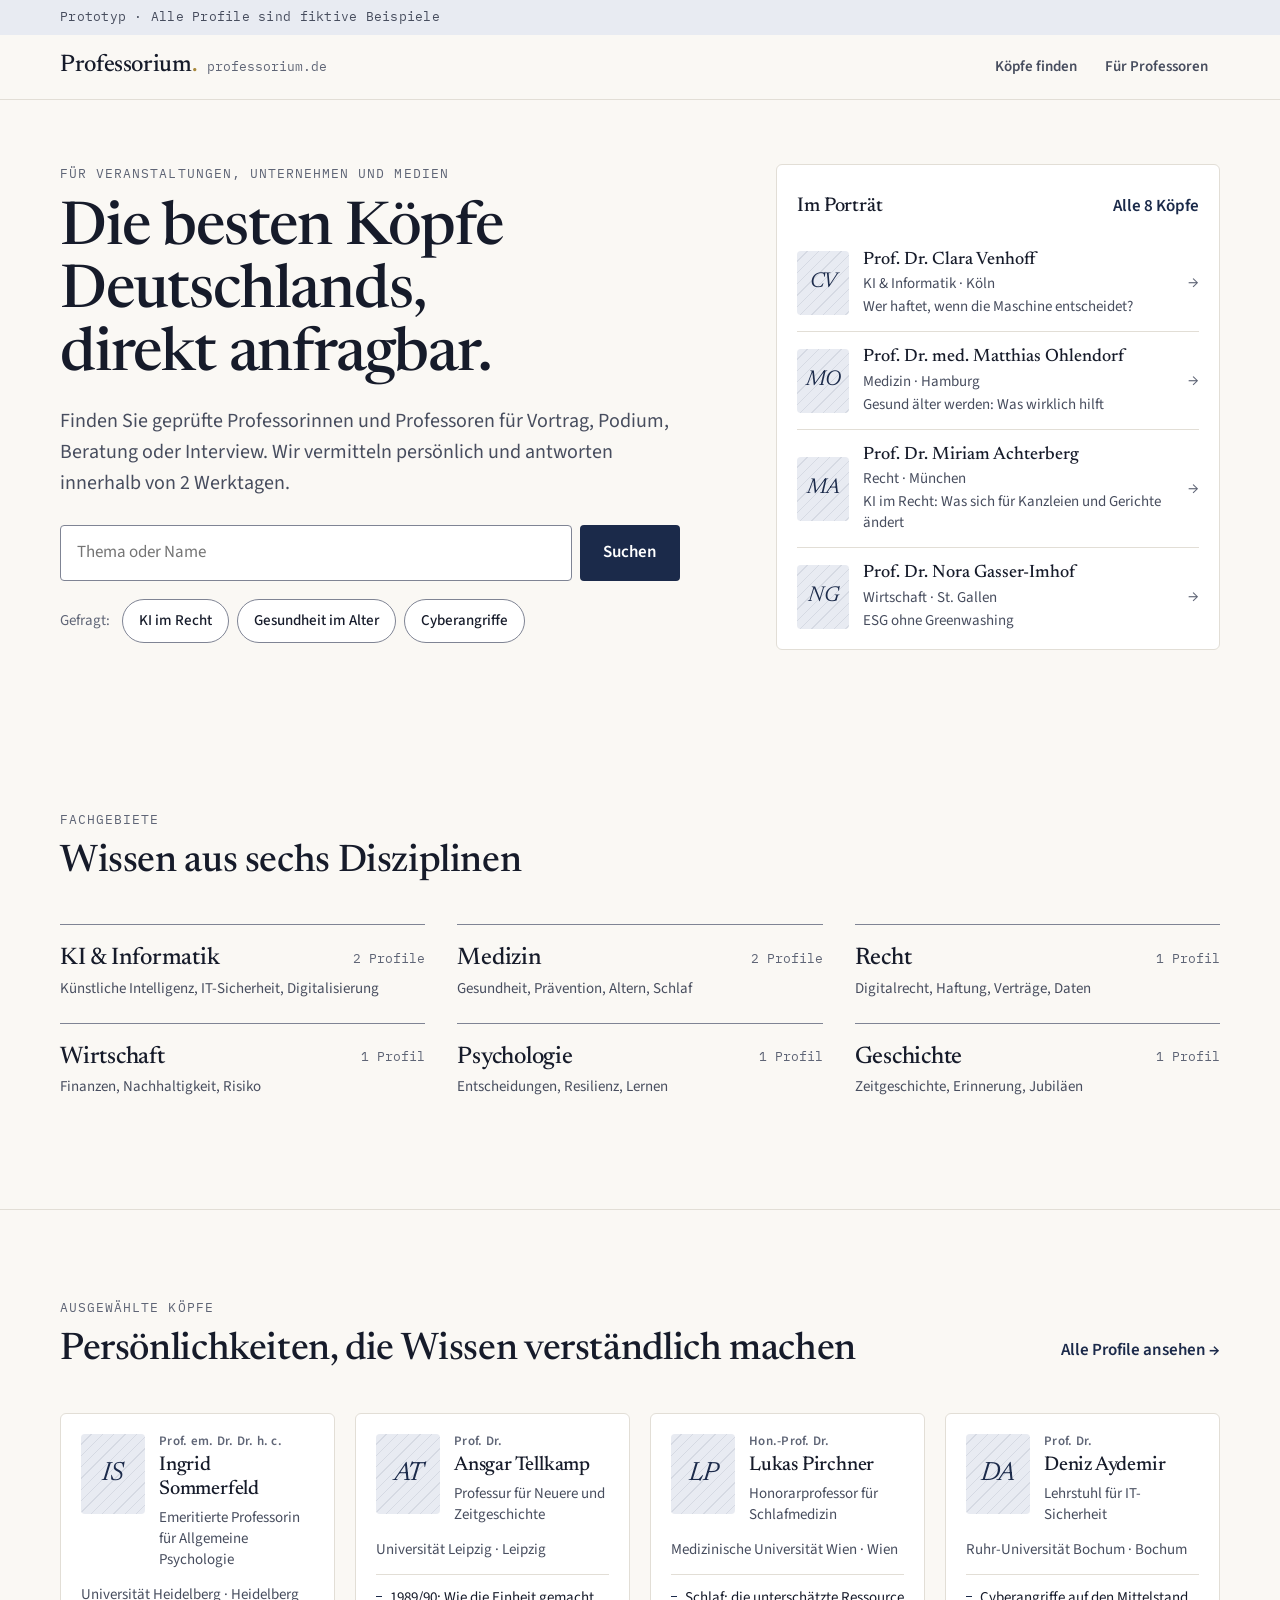
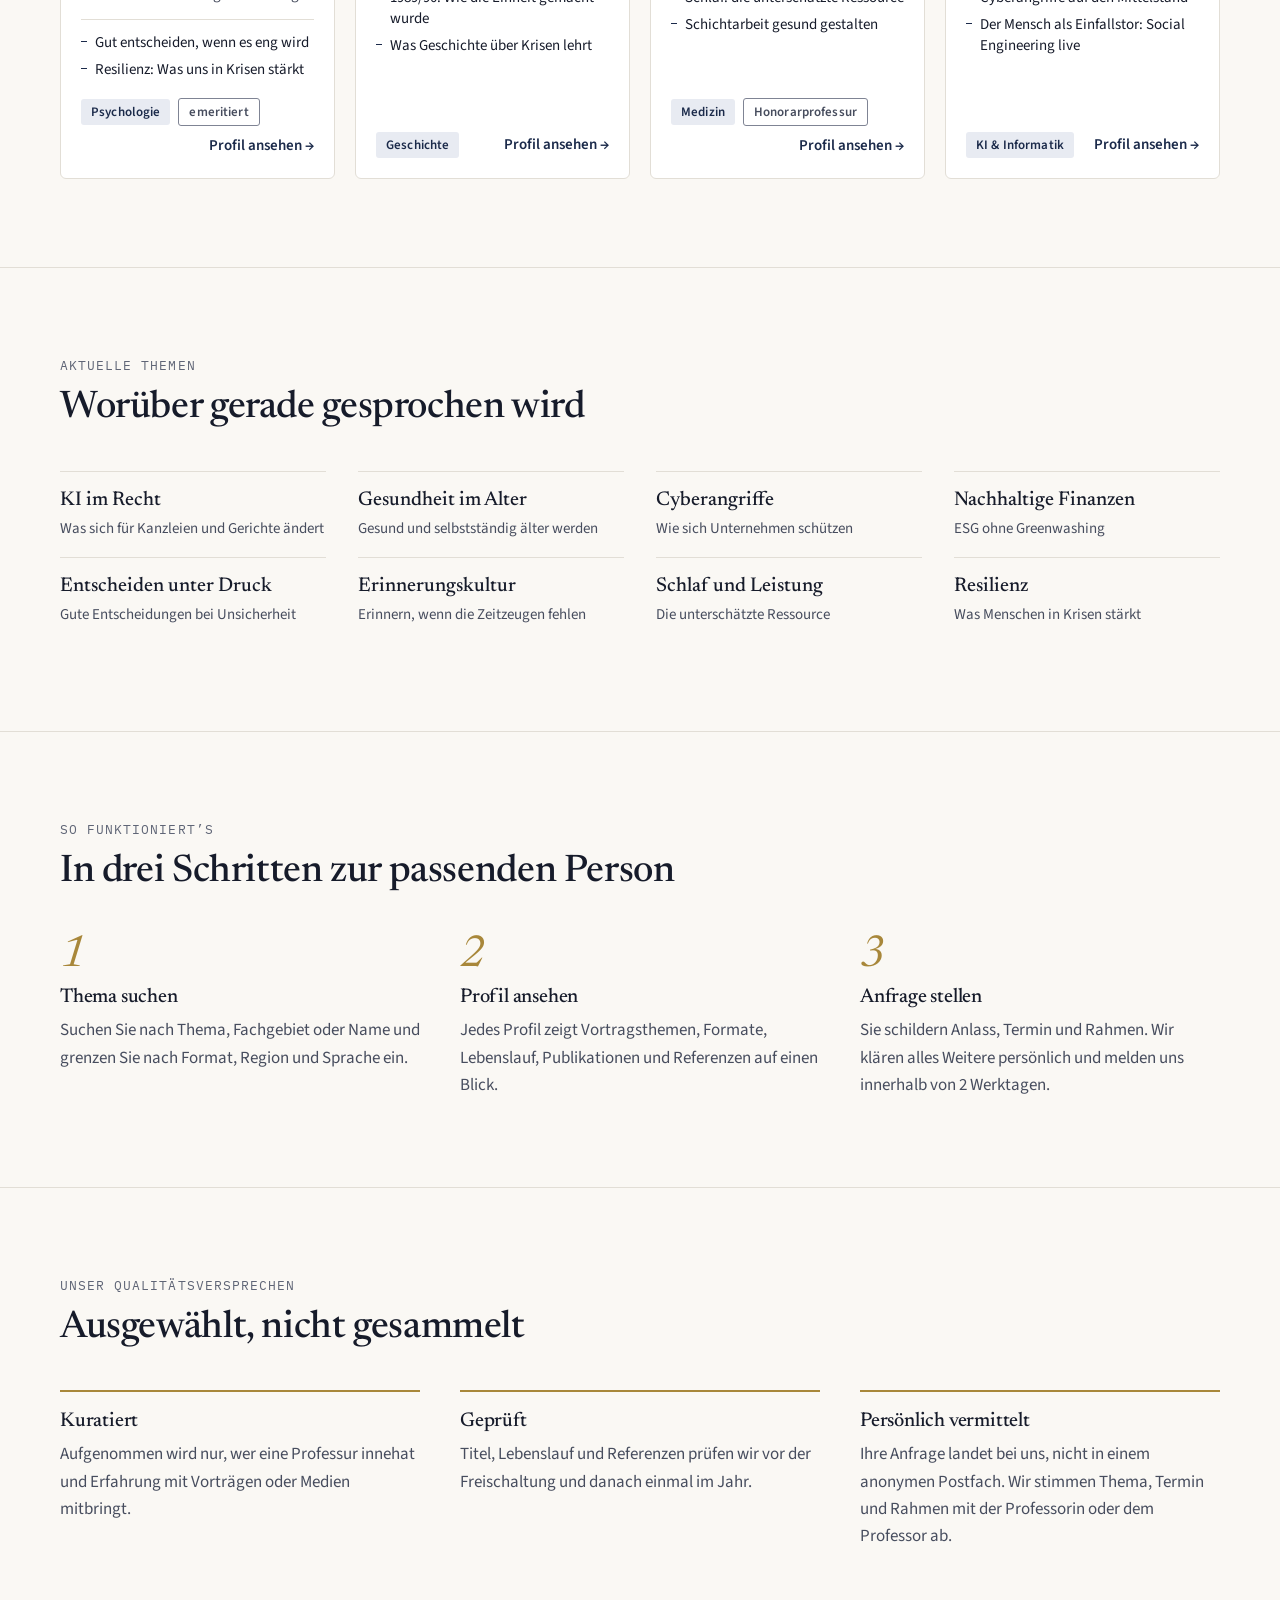
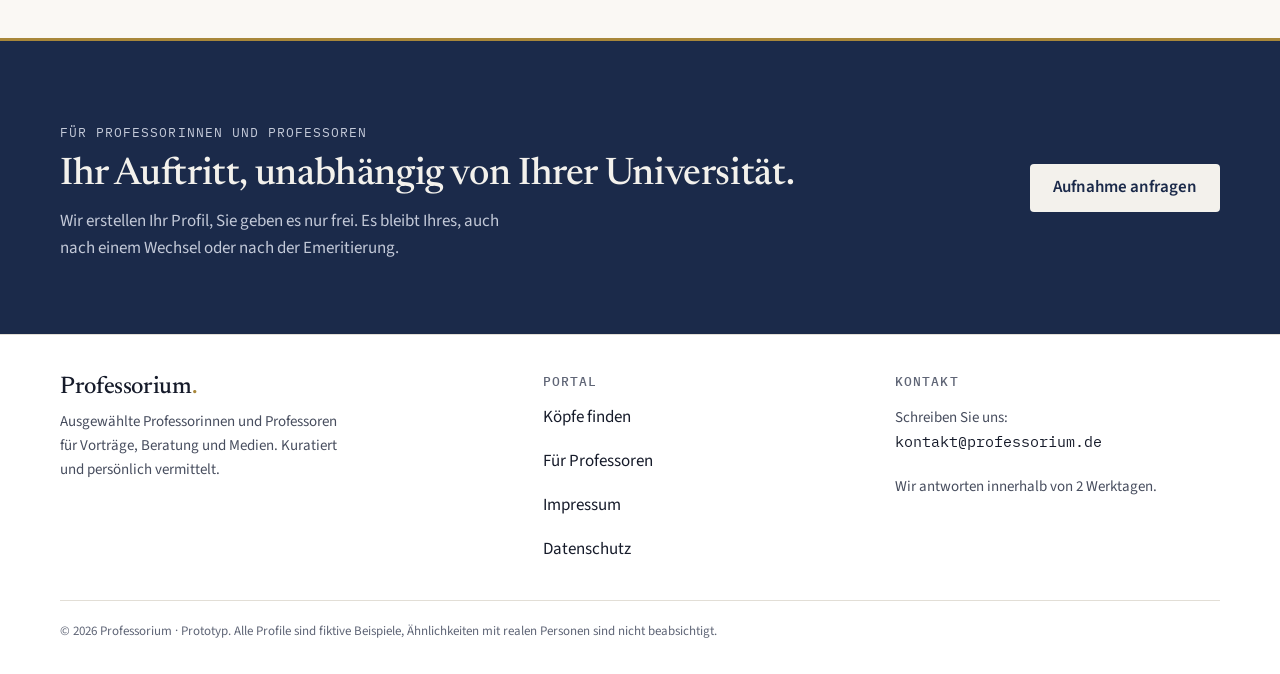
<file: index.html>
<!doctype html>
<html lang="de">
<head>
  <meta charset="utf-8">
  <meta name="viewport" content="width=device-width, initial-scale=1, viewport-fit=cover">
  <title>Professorium</title>
  <meta name="description" content="Kuratiertes Portal für Professorinnen und Professoren: Vorträge, Beratung und Medienanfragen.">
  <link rel="preconnect" href="https://fonts.googleapis.com">
  <link rel="preconnect" href="https://fonts.gstatic.com" crossorigin>
  <link rel="stylesheet" href="https://fonts.googleapis.com/css2?family=IBM+Plex+Mono:wght@400;500&family=Newsreader:ital,opsz,wght@0,6..72,400;0,6..72,500;1,6..72,400;1,6..72,500&family=Source+Sans+3:wght@400;500;600;700&display=swap">
  <link rel="stylesheet" href="assets/styles.css">
</head>
<body>
  <div id="app"></div>
  <noscript><p style="padding:24px">Bitte aktivieren Sie JavaScript, um den Prototyp anzusehen.</p></noscript>
  <script src="assets/config.js"></script>
  <script src="assets/profiles.js"></script>
  <script src="assets/app.js"></script>
</body>
</html>
</file>
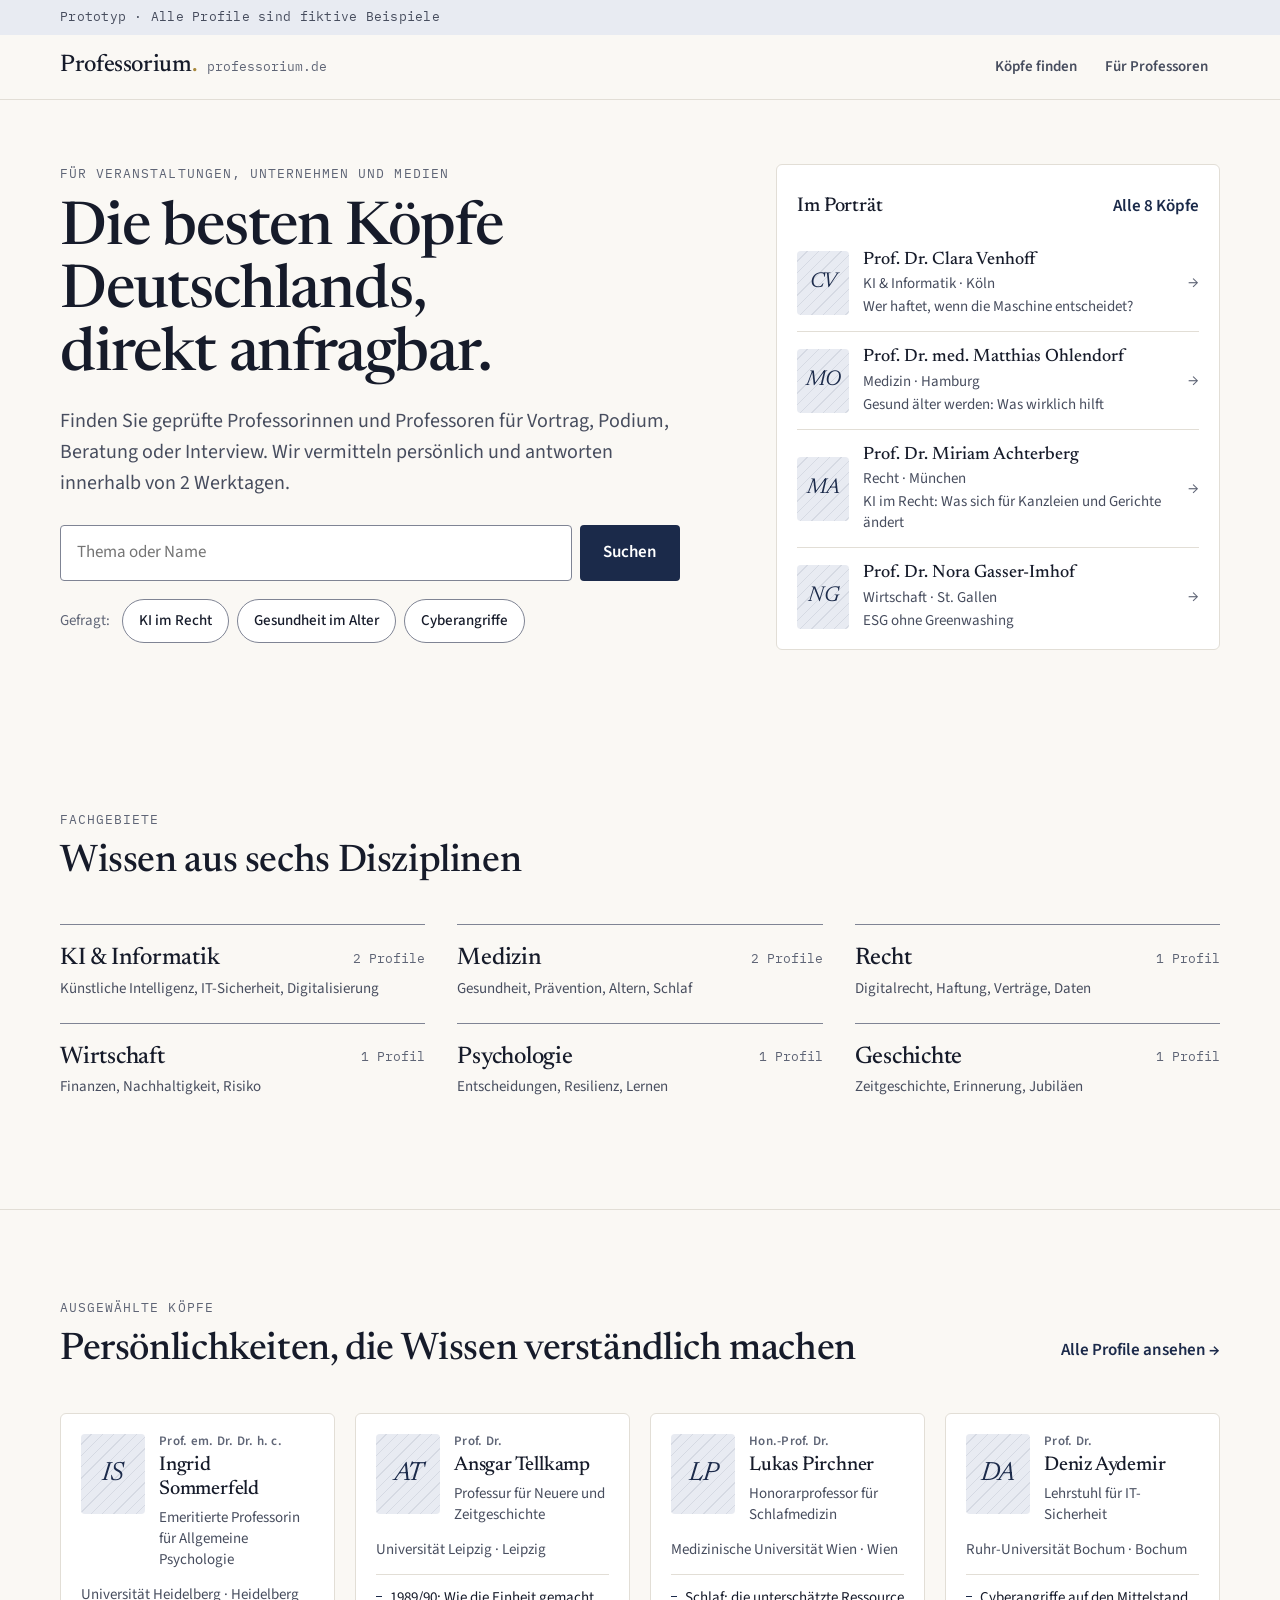
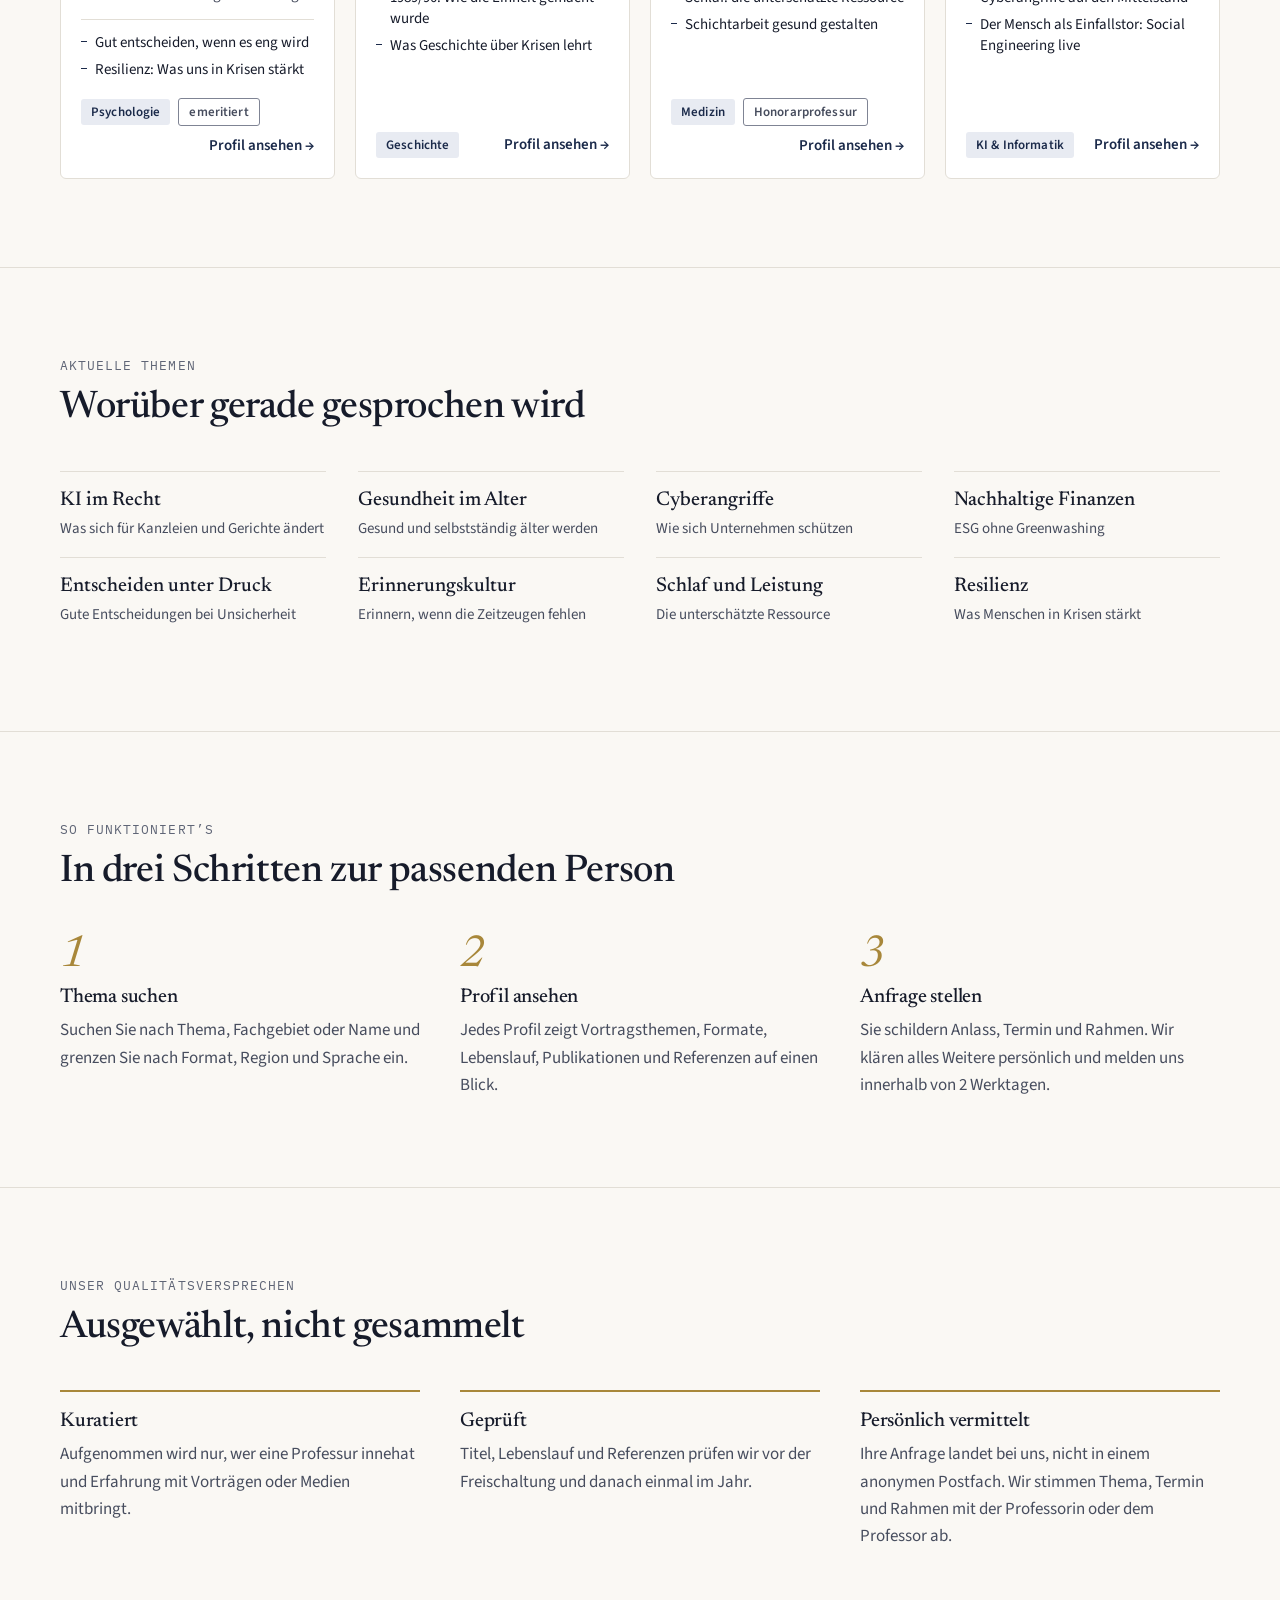
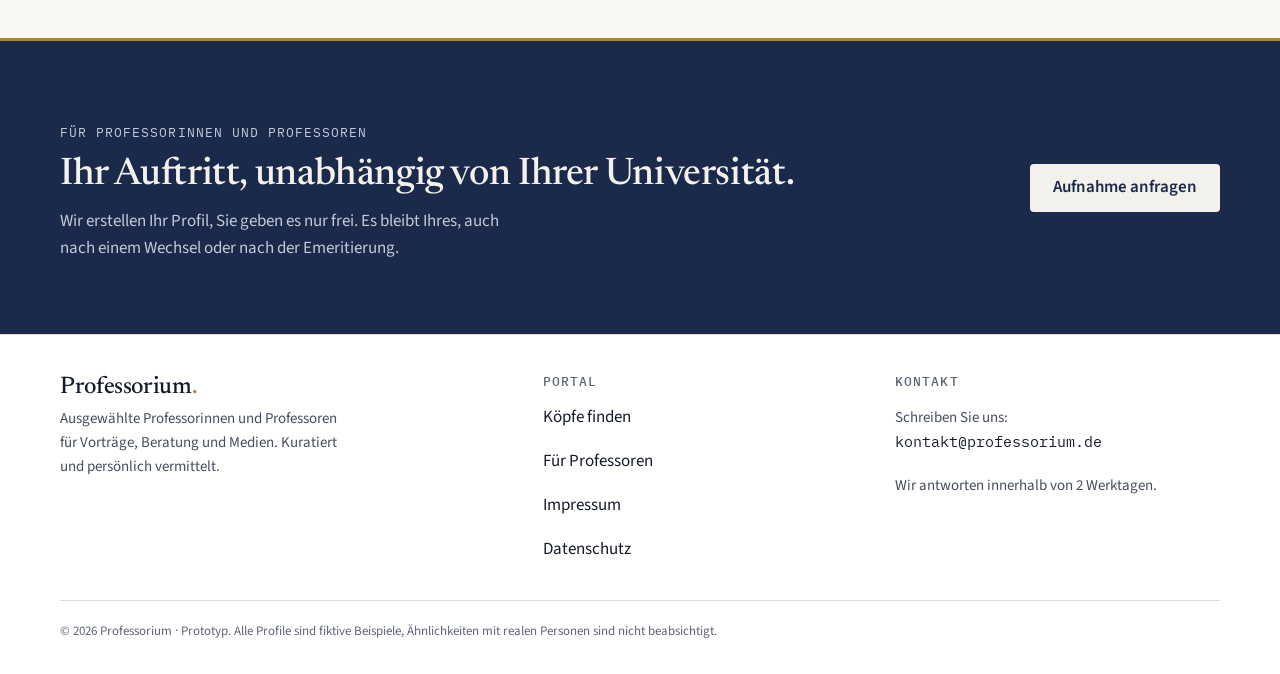
<file: artifact.html>
<title>Professorium</title>
<meta name="claude:viewport-fit-sides" content="cover">
<!-- Variante von index.html für die Veröffentlichung als Artifact-Link (ohne eigenes <html>/<head>/<body>). -->
<link rel="stylesheet" href="https://fonts.googleapis.com/css2?family=IBM+Plex+Mono:wght@400;500&family=Newsreader:ital,opsz,wght@0,6..72,400;0,6..72,500;1,6..72,400;1,6..72,500&family=Source+Sans+3:wght@400;500;600;700&display=swap">
<link rel="stylesheet" href="assets/styles.css">
<div id="app" lang="de"></div>
<script src="assets/config.js"></script>
<script src="assets/profiles.js"></script>
<script src="assets/app.js"></script>
</file>
<file: assets/styles.css>
/*
 * Professorium – Gestaltung
 * Layoutidee: eine ruhige Visitenkarte. Eine Satzspalte von max. 1160 px,
 * Profile als zweispaltige Karte mit fester Randspalte für Eckdaten.
 * Alle Farben und Schriften sind hier als Variablen definiert.
 */

:root {
  /* Farben (hell): Tinte & Messing */
  --paper: #faf8f4;
  --surface: #ffffff;
  --ink: #161b2a;
  --ink-soft: #474d5e;
  --ink-faint: #5f6576;
  --line: #e2ded6;
  --line-strong: #7f8494;
  --accent: #1b2a4a;
  --accent-hover: #0f1a33;
  --accent-soft: #e8ebf2;
  --on-accent: #ffffff;
  --brass: #a8873a;
  --brass-soft: #f1e9d6;
  --band: #1b2a4a;
  --on-band: #f3f1ec;
  --on-band-soft: #c3c9d8;
  --video-bg: #1b2238;
  --video-ink: #f3f1ec;
  --error: #a3261b;
  --error-soft: #fbeae8;

  /* Tönung der Porträtfotos (in beiden Modi gleich) */
  --photo-tone: #1b2a4a;

  /* Schriften */
  --font-display: "Newsreader", "Iowan Old Style", "Palatino Linotype", Palatino, Georgia, serif;
  --font-body: "Source Sans 3", "Segoe UI", -apple-system, BlinkMacSystemFont, Roboto, "Helvetica Neue", Arial, sans-serif;
  --font-mono: "IBM Plex Mono", ui-monospace, "SFMono-Regular", Menlo, Consolas, monospace;

  /* Schriftgrößen */
  --fs-xs: 0.8125rem;
  --fs-sm: 0.9375rem;
  --fs-base: 1.0625rem;
  --fs-md: 1.25rem;
  --fs-lg: 1.5rem;
  --fs-xl: clamp(1.75rem, 1.35rem + 1.6vw, 2.375rem);
  --fs-hero: clamp(2.375rem, 1.6rem + 3.2vw, 3.75rem);

  /* Maße */
  --maxw: 1160px;
  --radius: 6px;
  --gutter: clamp(16px, 4vw, 40px);
}

@media (prefers-color-scheme: dark) {
  :root:not([data-theme="light"]) {
    --paper: #0f131d;
    --surface: #161b28;
    --ink: #e9e7e1;
    --ink-soft: #b9bcc6;
    --ink-faint: #9a9eab;
    --line: #262c3b;
    --line-strong: #687083;
    --accent: #aebfe3;
    --accent-hover: #c8d4ee;
    --accent-soft: #1d2538;
    --on-accent: #0f131d;
    --brass: #c9a85e;
    --brass-soft: #2c2717;
    --band: #1b2440;
    --on-band: #eceae4;
    --on-band-soft: #bcc3d6;
    --video-bg: #0a0d15;
    --video-ink: #eceae4;
    --error: #f2998e;
    --error-soft: #3a1e1b;
    color-scheme: dark;
  }
}
:root[data-theme="dark"] {
  --paper: #0f131d;
  --surface: #161b28;
  --ink: #e9e7e1;
  --ink-soft: #b9bcc6;
  --ink-faint: #9a9eab;
  --line: #262c3b;
  --line-strong: #687083;
  --accent: #aebfe3;
  --accent-hover: #c8d4ee;
  --accent-soft: #1d2538;
  --on-accent: #0f131d;
  --brass: #c9a85e;
  --brass-soft: #2c2717;
  --band: #1b2440;
  --on-band: #eceae4;
  --on-band-soft: #bcc3d6;
  --video-bg: #0a0d15;
  --video-ink: #eceae4;
  --error: #f2998e;
  --error-soft: #3a1e1b;
  color-scheme: dark;
}

/* ---------- Grundlagen ---------- */
html { -webkit-text-size-adjust: 100%; }
*, *::before, *::after { box-sizing: border-box; }
body {
  margin: 0;
  background: var(--paper);
  color: var(--ink);
  font-family: var(--font-body);
  font-size: var(--fs-base);
  line-height: 1.6;
  -webkit-font-smoothing: antialiased;
  text-rendering: optimizeLegibility;
}
body.has-mobilebar { padding-bottom: calc(84px + env(safe-area-inset-bottom, 0px)); }
@media (min-width: 900px) { body.has-mobilebar { padding-bottom: 0; } }

h1, h2, h3, h4 {
  font-family: var(--font-display);
  font-weight: 500;
  line-height: 1.15;
  letter-spacing: -0.01em;
  margin: 0;
  text-wrap: balance;
}
p { margin: 0; }
ul, ol { margin: 0; padding: 0; }
a { color: var(--accent); text-decoration-thickness: 1px; text-underline-offset: 3px; }
a:hover { color: var(--accent-hover); }
img { max-width: 100%; }
button, input, select, textarea { font: inherit; color: inherit; }
[hidden] { display: none !important; }

:focus-visible {
  outline: 3px solid var(--accent);
  outline-offset: 3px;
  border-radius: 2px;
}
[tabindex="-1"]:focus { outline: none; }

.visually-hidden {
  position: absolute !important;
  width: 1px; height: 1px;
  padding: 0; margin: -1px;
  overflow: hidden; clip: rect(0 0 0 0);
  white-space: nowrap; border: 0;
}

.skip-link {
  position: absolute;
  left: max(16px, env(safe-area-inset-left, 0px));
  top: -100px;
  z-index: 100;
  background: var(--accent);
  color: var(--on-accent);
  padding: 12px 18px;
  border-radius: var(--radius);
  font-weight: 600;
  text-decoration: none;
}
.skip-link:focus { top: calc(12px + env(safe-area-inset-top, 0px)); color: var(--on-accent); }

.wrap {
  width: 100%;
  max-width: calc(var(--maxw) + 2 * var(--gutter));
  margin-inline: auto;
  padding-left: max(var(--gutter), env(safe-area-inset-left, 0px));
  padding-right: max(var(--gutter), env(safe-area-inset-right, 0px));
}

.eyebrow {
  font-family: var(--font-mono);
  font-size: var(--fs-xs);
  letter-spacing: 0.08em;
  text-transform: uppercase;
  color: var(--ink-faint);
}
.muted { color: var(--ink-soft); }
.lead { font-size: var(--fs-md); line-height: 1.55; color: var(--ink-soft); max-width: 62ch; }

/* ---------- Kopf und Hinweisleiste ---------- */
.proto-bar {
  background: var(--accent-soft);
  color: var(--ink-soft);
  font-family: var(--font-mono);
  font-size: var(--fs-xs);
  letter-spacing: 0.02em;
}
.proto-bar .wrap { padding-block: 7px; }

.site-header { border-bottom: 1px solid var(--line); background: var(--paper); }
.site-header .wrap {
  display: flex;
  align-items: center;
  justify-content: space-between;
  gap: 12px 24px;
  flex-wrap: wrap;
  padding-block: 10px;
}
.brand {
  display: inline-flex;
  align-items: baseline;
  gap: 10px;
  color: var(--ink);
  text-decoration: none;
  min-height: 44px;
  align-content: center;
  padding-block: 8px;
}
.brand-name {
  font-family: var(--font-display);
  font-size: 1.5rem;
  font-weight: 500;
  letter-spacing: -0.015em;
  line-height: 1;
}
.brand-dot { color: var(--brass); }
.brand-domain {
  font-family: var(--font-mono);
  font-size: var(--fs-xs);
  color: var(--ink-faint);
}
@media (max-width: 559px) { .brand-domain { display: none; } }

.site-nav ul { display: flex; gap: 4px; list-style: none; }
.site-nav a {
  display: inline-flex;
  align-items: center;
  min-height: 44px;
  padding: 0 12px;
  color: var(--ink-soft);
  text-decoration: none;
  font-weight: 600;
  font-size: var(--fs-sm);
  border-radius: var(--radius);
}
.site-nav a:hover { color: var(--ink); background: var(--accent-soft); }
.site-nav a[aria-current="page"] { color: var(--accent); box-shadow: inset 0 -2px 0 var(--accent); border-radius: 0; }
.nav-short { display: none; }
@media (max-width: 459px) {
  .nav-long { display: none; }
  .nav-short { display: inline; }
  .site-nav a { padding: 0 10px; }
}

/* ---------- Buttons, Chips, Tags ---------- */
.btn {
  display: inline-flex;
  align-items: center;
  justify-content: center;
  gap: 8px;
  min-height: 48px;
  padding: 0 22px;
  border-radius: 4px;
  border: 1px solid transparent;
  font-weight: 600;
  font-size: var(--fs-base);
  line-height: 1.2;
  text-decoration: none;
  cursor: pointer;
  transition: background-color 0.15s ease, color 0.15s ease, border-color 0.15s ease;
}
.btn-primary { background: var(--accent); color: var(--on-accent); }
.btn-primary:hover { background: var(--accent-hover); color: var(--on-accent); }
.btn-secondary { background: transparent; color: var(--ink); border-color: var(--line-strong); }
.btn-secondary:hover { border-color: var(--ink); color: var(--ink); }
.btn-light { background: var(--on-band); color: var(--band); }
.btn-light:hover { background: var(--surface); color: var(--ink); }
.btn-text {
  background: none; border: 0; padding: 0 4px; min-height: 44px;
  color: var(--accent); font-weight: 600; cursor: pointer;
  text-decoration: underline; text-underline-offset: 3px;
}

.chips { display: flex; flex-wrap: wrap; gap: 8px; list-style: none; }
.chip {
  display: inline-flex;
  align-items: center;
  min-height: 44px;
  padding: 0 16px;
  border-radius: 999px;
  border: 1px solid var(--line-strong);
  background: var(--surface);
  color: var(--ink);
  font-size: var(--fs-sm);
  font-weight: 500;
  text-decoration: none;
  cursor: pointer;
}
.chip:hover { border-color: var(--accent); color: var(--accent); }

.tag {
  display: inline-flex;
  align-items: center;
  padding: 3px 10px;
  border-radius: 3px;
  background: var(--accent-soft);
  color: var(--accent);
  font-size: var(--fs-xs);
  font-weight: 600;
  letter-spacing: 0.01em;
  white-space: nowrap;
}
.tag-outline { background: transparent; border: 1px solid var(--line-strong); color: var(--ink-soft); }

/* ---------- Abschnitte ---------- */
.section { padding-block: clamp(48px, 7vw, 88px); }
.section + .section { border-top: 1px solid var(--line); }
.section-head {
  display: flex;
  flex-wrap: wrap;
  align-items: flex-end;
  justify-content: space-between;
  gap: 12px 24px;
  margin-bottom: clamp(24px, 3.5vw, 40px);
}
.section-head h2 { font-size: var(--fs-xl); }
.section-head .eyebrow { margin-bottom: 10px; }
.section-head p.muted { max-width: 52ch; margin-top: 10px; }
.link-arrow { font-weight: 600; text-decoration: none; display: inline-flex; min-height: 44px; align-items: center; }
.link-arrow:hover { text-decoration: underline; }

/* ---------- Porträt-Platzhalter ---------- */
.portrait {
  position: relative;
  display: grid;
  place-items: center;
  flex: none;
  background-color: var(--accent-soft);
  background-image: repeating-linear-gradient(135deg, transparent 0 7px, color-mix(in srgb, var(--accent) 9%, transparent) 7px 8px);
  color: var(--accent);
  border-radius: 4px;
  overflow: hidden;
}
.portrait span {
  font-family: var(--font-display);
  font-style: italic;
  font-weight: 400;
  line-height: 1;
  letter-spacing: -0.02em;
}
.portrait--xs { width: 52px; height: 64px; }
.portrait--xs span { font-size: 1.35rem; }
.portrait--sm { width: 64px; height: 80px; }
.portrait--sm span { font-size: 1.65rem; }
.portrait--lg { width: 100%; aspect-ratio: 4 / 5; max-width: 100%; }
.portrait--lg span { font-size: clamp(2.5rem, 2rem + 4vw, 5.5rem); }
/* Foto-Behandlung: Schwarz-Weiß mit Tintenblau in den Schatten, für alle Porträts gleich */
.portrait.has-photo { background: var(--photo-tone); }
.portrait.has-photo > span { display: none; }
.portrait img {
  position: absolute; inset: 0;
  width: 100%; height: 100%;
  object-fit: cover;
  object-position: 50% 22%;
  filter: grayscale(1) contrast(1.08) brightness(1.04);
}
.portrait.has-photo::after {
  content: "";
  position: absolute; inset: 0;
  background: var(--photo-tone);
  mix-blend-mode: lighten;
  opacity: 0.85;
  pointer-events: none;
}
.portrait.has-photo small { color: #ffffff; text-shadow: 0 1px 2px rgba(0, 0, 0, 0.6); z-index: 1; }
.portrait small {
  position: absolute;
  left: 10px; bottom: 8px;
  font-family: var(--font-mono);
  font-size: 0.6875rem;
  letter-spacing: 0.06em;
  text-transform: uppercase;
  color: var(--ink-faint);
}

/* ---------- Siegel ---------- */
.seal-bg { fill: var(--surface); }
.seal-ring { fill: none; stroke: var(--brass); stroke-width: 1; }
.seal-text { fill: var(--brass); font-family: var(--font-mono); font-size: 8.2px; font-weight: 500; }
.seal-check { fill: none; stroke: var(--brass); stroke-width: 3.5; stroke-linecap: round; stroke-linejoin: round; }

/* ---------- Startseite: Hero ---------- */
.hero { padding-block: clamp(32px, 5vw, 64px) clamp(40px, 6vw, 72px); }
.hero-grid { display: grid; gap: clamp(28px, 4vw, 56px); align-items: start; }
@media (min-width: 1000px) { .hero-grid { grid-template-columns: minmax(0, 1.2fr) minmax(0, 0.8fr); } }
.hero h1 { font-size: var(--fs-hero); line-height: 1.05; letter-spacing: -0.02em; margin-block: 14px 18px; max-width: 16ch; }
.hero h1 em { font-style: italic; color: var(--accent); }
.hero .lead { margin-bottom: 26px; }

.searchform { display: flex; gap: 8px; max-width: 620px; }
.searchform .input-wrap { position: relative; flex: 1; min-width: 0; }
.searchform input {
  width: 100%;
  min-height: 56px;
  padding: 0 16px;
  border: 1px solid var(--line-strong);
  border-radius: 4px;
  background: var(--surface);
  font-size: 1.0625rem;
}
.searchform input:focus { border-color: var(--accent); }
.searchform .btn { min-height: 56px; }
.hero-chips { margin-top: 18px; display: flex; flex-wrap: wrap; align-items: center; gap: 8px 12px; }
.hero-chips .label { font-size: var(--fs-sm); color: var(--ink-faint); }

/* Themen-Vorschläge auf der Suchseite */
.suggest { display: flex; flex-wrap: wrap; align-items: center; gap: 8px 12px; margin-top: 16px; min-width: 0; }
.suggest .label { font-size: var(--fs-sm); color: var(--ink-faint); }
.chip[aria-pressed="true"] { background: var(--accent); border-color: var(--accent); color: var(--on-accent); }
.chip[aria-pressed="true"]:hover { color: var(--on-accent); }
@media (max-width: 719px) {
  .chips--scroll {
    flex-wrap: nowrap;
    overflow-x: auto;
    width: 100%;
    padding-bottom: 4px;
    scrollbar-width: none;
    -webkit-overflow-scrolling: touch;
    overscroll-behavior-x: contain;
    -webkit-mask-image: linear-gradient(to right, #000 85%, transparent);
    mask-image: linear-gradient(to right, #000 85%, transparent);
    padding-right: 32px;
  }
  .chips--scroll::-webkit-scrollbar { display: none; }
  .chips--scroll li { flex: none; }
}

.featured {
  background: var(--surface);
  border: 1px solid var(--line);
  border-radius: var(--radius);
  padding: 8px 20px 4px;
}
.featured-head { display: flex; justify-content: space-between; align-items: center; gap: 12px; padding-block: 12px 6px; }
.featured-head h2 { font-size: var(--fs-md); }
.featured ul { list-style: none; display: grid; }
@media (min-width: 640px) and (max-width: 999px) {
  .featured ul { grid-template-columns: 1fr 1fr; column-gap: 24px; }
  .featured li:nth-child(2) { border-top: 0; }
}
.featured li { border-top: 1px solid var(--line); }
.featured li:first-child { border-top: 0; }
.mini {
  display: flex;
  align-items: center;
  gap: 14px;
  padding-block: 14px;
  text-decoration: none;
  color: var(--ink);
  min-width: 0;
}
.mini-text { min-width: 0; flex: 1; }
.mini-name { font-family: var(--font-display); font-size: 1.125rem; font-weight: 500; line-height: 1.25; display: block; }
.mini-meta { font-size: var(--fs-sm); color: var(--ink-soft); display: block; line-height: 1.4; margin-top: 2px; }
.mini-arrow { color: var(--ink-faint); flex: none; }
.mini:hover .mini-name { color: var(--accent); }
.mini:hover .mini-arrow { color: var(--accent); }

/* ---------- Fachgebiete ---------- */
.fach-grid { display: grid; gap: 0 32px; list-style: none; }
@media (min-width: 560px) { .fach-grid { grid-template-columns: repeat(2, minmax(0, 1fr)); } }
@media (min-width: 900px) { .fach-grid { grid-template-columns: repeat(3, minmax(0, 1fr)); } }
.fach-tile {
  display: grid;
  grid-template-columns: 1fr auto;
  gap: 4px 16px;
  padding: 20px 0 22px;
  border-top: 1px solid var(--line-strong);
  color: var(--ink);
  text-decoration: none;
  height: 100%;
}
.fach-tile h3 { font-size: var(--fs-lg); }
.fach-tile p { grid-column: 1 / -1; color: var(--ink-soft); font-size: var(--fs-sm); }
.fach-count { font-family: var(--font-mono); font-size: var(--fs-xs); color: var(--ink-faint); align-self: center; white-space: nowrap; }
.fach-tile:hover h3 { color: var(--accent); }
.fach-tile:hover { border-top-color: var(--brass); }

/* ---------- Karten ---------- */
.card-grid { display: grid; gap: 20px; list-style: none; }
@media (min-width: 640px) { .card-grid { grid-template-columns: repeat(2, minmax(0, 1fr)); } }
@media (min-width: 1100px) { .card-grid--4 { grid-template-columns: repeat(4, minmax(0, 1fr)); } }
.card-grid > li { display: flex; min-width: 0; }
.card {
  display: flex;
  flex-direction: column;
  gap: 14px;
  width: 100%;
  padding: 20px;
  background: var(--surface);
  border: 1px solid var(--line);
  border-radius: var(--radius);
  color: var(--ink);
  text-decoration: none;
  transition: border-color 0.15s ease;
}
.card:hover { border-color: var(--accent); color: var(--ink); }
.card-head { display: flex; gap: 14px; align-items: flex-start; }
.card-id { min-width: 0; }
.card-name { font-size: 1.25rem; line-height: 1.2; }
.card-name .t { display: block; font-family: var(--font-body); font-size: var(--fs-xs); font-weight: 600; letter-spacing: 0.02em; color: var(--ink-faint); margin-bottom: 3px; }
.card-prof { font-size: var(--fs-sm); color: var(--ink-soft); line-height: 1.4; margin-top: 6px; }
.card-inst { font-size: var(--fs-sm); color: var(--ink-soft); line-height: 1.4; }
.card-topics { list-style: none; display: grid; gap: 6px; border-top: 1px solid var(--line); padding-top: 12px; }
.card-topics li { font-size: var(--fs-sm); line-height: 1.4; padding-left: 14px; position: relative; }
.card-topics li::before { content: ""; position: absolute; left: 0; top: 0.6em; width: 6px; height: 1px; background: var(--accent); }
.card-foot { margin-top: auto; display: flex; flex-wrap: wrap; align-items: center; gap: 8px; padding-top: 4px; }
.card-more { margin-left: auto; font-size: var(--fs-sm); font-weight: 600; color: var(--accent); }

/* ---------- Themen ---------- */
.themen-list { display: grid; gap: 0 32px; list-style: none; }
@media (min-width: 700px) { .themen-list { grid-template-columns: repeat(2, minmax(0, 1fr)); } }
@media (min-width: 1100px) { .themen-list { grid-template-columns: repeat(4, minmax(0, 1fr)); } }
.thema-link {
  display: flex;
  flex-direction: column;
  gap: 4px;
  padding: 16px 0;
  min-height: 44px;
  border-top: 1px solid var(--line);
  text-decoration: none;
  color: var(--ink);
  height: 100%;
}
.thema-link strong { font-family: var(--font-display); font-weight: 500; font-size: var(--fs-md); line-height: 1.25; }
.thema-link span { font-size: var(--fs-sm); color: var(--ink-soft); }
.thema-link:hover strong { color: var(--accent); }

/* ---------- Schritte und Versprechen ---------- */
.steps { display: grid; gap: 28px; list-style: none; counter-reset: step; }
@media (min-width: 800px) { .steps { grid-template-columns: repeat(3, minmax(0, 1fr)); gap: 40px; } }
.steps--4 { }
@media (min-width: 800px) { .steps--4 { grid-template-columns: repeat(2, minmax(0, 1fr)); } }
@media (min-width: 1100px) { .steps--4 { grid-template-columns: repeat(4, minmax(0, 1fr)); } }
.step { counter-increment: step; display: grid; gap: 8px; align-content: start; }
.step::before {
  content: counter(step);
  font-family: var(--font-display);
  font-style: italic;
  font-size: 2.75rem;
  line-height: 1;
  color: var(--brass);
}
.step h3 { font-size: var(--fs-md); }
.step p { color: var(--ink-soft); }

.promise { display: grid; gap: 28px; list-style: none; }
@media (min-width: 800px) { .promise { grid-template-columns: repeat(3, minmax(0, 1fr)); gap: 40px; } }
.promise li { display: grid; gap: 8px; align-content: start; padding-top: 18px; border-top: 2px solid var(--brass); }
.promise h3 { font-size: var(--fs-md); }
.promise p { color: var(--ink-soft); }

.band { background: var(--band); color: var(--on-band); border-top: 3px solid var(--brass); }
.band .wrap { padding-block: clamp(40px, 6vw, 72px); display: grid; gap: 24px; align-items: center; }
@media (min-width: 900px) { .band .wrap { grid-template-columns: minmax(0, 1fr) auto; } }
.band h2 { font-size: var(--fs-xl); color: var(--on-band); }
.band p { color: var(--on-band-soft); margin-top: 10px; max-width: 58ch; }
.band .eyebrow { color: var(--on-band-soft); margin-bottom: 10px; }
.band :focus-visible { outline-color: var(--on-band); }

/* ---------- Fußzeile ---------- */
.site-footer { border-top: 1px solid var(--line); background: var(--surface); }
.site-footer .wrap { padding-block: 40px 32px; display: grid; gap: 28px; }
@media (min-width: 800px) { .site-footer .wrap { grid-template-columns: 1.4fr 1fr 1fr; } }
.footer-brand p { color: var(--ink-soft); font-size: var(--fs-sm); margin-top: 8px; max-width: 40ch; }
.footer-col h2 { font-family: var(--font-mono); font-size: var(--fs-xs); font-weight: 500; letter-spacing: 0.08em; text-transform: uppercase; color: var(--ink-faint); margin-bottom: 6px; }
.footer-col ul { list-style: none; }
.footer-col a { display: inline-flex; align-items: center; min-height: 44px; color: var(--ink); text-decoration: none; }
.footer-col a:hover { color: var(--accent); text-decoration: underline; }
.footer-col p { font-size: var(--fs-sm); color: var(--ink-soft); padding-block: 10px; }
.footer-col .mono { font-family: var(--font-mono); font-size: var(--fs-sm); color: var(--ink); user-select: all; }
.footer-legal { grid-column: 1 / -1; border-top: 1px solid var(--line); padding-top: 20px; font-size: var(--fs-xs); color: var(--ink-faint); }

/* ---------- Seitenkopf (Unterseiten) ---------- */
.page-head { padding-block: clamp(32px, 5vw, 56px) clamp(20px, 3vw, 32px); }
.page-head h1 { font-size: var(--fs-xl); margin-block: 10px 12px; }
.page-head .lead { font-size: var(--fs-base); }

/* ---------- Suche ---------- */
.search-top { padding-bottom: 8px; }
.search-cols { display: grid; gap: 24px; padding-block: 16px clamp(48px, 7vw, 88px); align-items: start; }
@media (min-width: 900px) { .search-cols { grid-template-columns: 280px minmax(0, 1fr); gap: 40px; } }

.filters { border: 1px solid var(--line); border-radius: var(--radius); background: var(--surface); }
.filters summary {
  display: flex; align-items: center; justify-content: space-between; gap: 12px;
  min-height: 52px; padding: 0 16px;
  font-weight: 600; cursor: pointer; list-style: none;
}
.filters summary::-webkit-details-marker { display: none; }
.filters summary::after { content: "+"; font-family: var(--font-mono); font-size: 1.25rem; color: var(--ink-faint); }
.filters[open] summary::after { content: "–"; }
.filter-count { font-family: var(--font-mono); font-size: var(--fs-xs); color: var(--accent); margin-left: auto; }
.filter-body { display: grid; gap: 18px; padding: 4px 16px 18px; }
@media (min-width: 900px) {
  .filters { position: sticky; top: calc(16px + env(safe-area-inset-top, 0px)); }
  .filters summary { cursor: default; pointer-events: none; }
  .filters summary::after { content: none; }
}

.field { display: grid; gap: 6px; align-content: start; min-width: 0; }
.field label, .field legend { font-weight: 600; font-size: var(--fs-sm); padding: 0; }
.field .req { color: var(--accent); }
.field input, .field select, .field textarea {
  width: 100%;
  min-height: 48px;
  padding: 10px 12px;
  border: 1px solid var(--line-strong);
  border-radius: 4px;
  background: var(--surface);
  font-size: 1rem;
  line-height: 1.4;
}
.field select {
  appearance: none;
  -webkit-appearance: none;
  padding-right: 40px;
  background-image: linear-gradient(45deg, transparent 50%, var(--ink-soft) 50%), linear-gradient(135deg, var(--ink-soft) 50%, transparent 50%);
  background-position: calc(100% - 20px) 50%, calc(100% - 14px) 50%;
  background-size: 6px 6px, 6px 6px;
  background-repeat: no-repeat;
}
.field textarea { min-height: 120px; resize: vertical; }
.field input:focus, .field select:focus, .field textarea:focus { border-color: var(--accent); }
.field input[aria-invalid="true"], .field select[aria-invalid="true"], .field textarea[aria-invalid="true"] { border-color: var(--error); background: var(--error-soft); }
.field-error { color: var(--error); font-size: var(--fs-sm); font-weight: 600; }
.field-hint { color: var(--ink-faint); font-size: var(--fs-xs); }

fieldset.field { border: 0; margin: 0; padding: 0; }
.segmented { display: grid; grid-template-columns: repeat(3, minmax(0, 1fr)); border: 1px solid var(--line-strong); border-radius: 4px; overflow: hidden; }
.segmented label { position: relative; display: grid; place-items: center; min-height: 44px; cursor: pointer; font-weight: 500; font-size: var(--fs-sm); border-left: 1px solid var(--line-strong); text-align: center; padding: 0 4px; }
.segmented label:first-child { border-left: 0; }
.segmented input { position: absolute; opacity: 0; inset: 0; margin: 0; cursor: pointer; }
.segmented label:has(input:checked) { background: var(--accent); color: var(--on-accent); }
.segmented label:has(input:focus-visible) { outline: 3px solid var(--accent); outline-offset: -3px; }

.results-head { display: flex; flex-wrap: wrap; align-items: baseline; justify-content: space-between; gap: 8px 16px; margin-bottom: 16px; }
.result-count { font-family: var(--font-display); font-size: var(--fs-md); }
.empty {
  border: 1px dashed var(--line-strong);
  border-radius: var(--radius);
  padding: clamp(24px, 4vw, 40px);
  display: grid;
  gap: 14px;
  justify-items: start;
}
.empty h2 { font-size: var(--fs-lg); }
.empty p { color: var(--ink-soft); max-width: 56ch; }

/* ---------- Profilseite ---------- */
.notice {
  display: flex; gap: 10px; align-items: center;
  font-size: var(--fs-sm); color: var(--ink-soft);
  padding-block: 14px;
}
.notice strong { font-family: var(--font-mono); font-size: var(--fs-xs); letter-spacing: 0.08em; text-transform: uppercase; color: var(--accent); font-weight: 500; }
.crumbs { font-size: var(--fs-sm); color: var(--ink-faint); display: flex; flex-wrap: wrap; align-items: center; gap: 4px 8px; }
.crumbs a { display: inline-flex; align-items: center; min-height: 44px; }

.p-hero {
  display: grid;
  grid-template-columns: 104px minmax(0, 1fr);
  grid-template-areas: "pic id" "bio bio" "cta cta";
  gap: 20px 18px;
  padding-block: 8px clamp(32px, 5vw, 56px);
  border-bottom: 1px solid var(--line);
}
@media (min-width: 720px) {
  .p-hero {
    grid-template-columns: 240px minmax(0, 1fr);
    grid-template-areas: "pic id" "pic bio" "pic cta";
    grid-template-rows: auto auto 1fr;
    gap: 18px 40px;
  }
}
@media (min-width: 1100px) { .p-hero { grid-template-columns: 300px minmax(0, 1fr); gap: 20px 56px; } }
.p-pic { grid-area: pic; position: relative; align-self: start; }
.p-pic .seal-big { position: absolute; right: -14px; bottom: -14px; width: 44px; height: 44px; }
@media (min-width: 720px) { .p-pic .seal-big { width: 88px; height: 88px; right: -22px; bottom: -22px; } }
.p-pic .portrait small { display: none; }
@media (min-width: 720px) { .p-pic .portrait small { display: block; } }
.p-id { grid-area: id; min-width: 0; align-self: center; }
.p-id .eyebrow { margin-bottom: 8px; }
@media (min-width: 720px) { .p-id { align-self: end; } }
.p-id h1 { font-size: clamp(1.75rem, 1.2rem + 2.6vw, 3.25rem); line-height: 1.08; letter-spacing: -0.02em; }
.p-id h1 .t { display: block; font-family: var(--font-body); font-size: var(--fs-sm); font-weight: 600; letter-spacing: 0.02em; color: var(--ink-faint); margin-bottom: 6px; }
.p-prof { font-size: var(--fs-md); color: var(--ink); margin-top: 10px; line-height: 1.35; }
.p-inst { color: var(--ink-soft); margin-top: 4px; }
.p-badges { display: flex; flex-wrap: wrap; align-items: center; gap: 8px; margin-top: 14px; }
@media (max-width: 719px) {
  .p-prof { font-size: var(--fs-base); }
  .p-inst { font-size: var(--fs-sm); }
}
.p-bio { grid-area: bio; font-size: var(--fs-md); line-height: 1.6; max-width: 62ch; }
@media (max-width: 719px) { .p-bio { font-size: var(--fs-base); } }
.p-cta { grid-area: cta; display: flex; flex-wrap: wrap; gap: 10px 18px; align-items: center; align-self: start; }
.p-cta .hint { font-size: var(--fs-sm); color: var(--ink-faint); }

.seal-wrap { position: relative; display: inline-block; }
.seal-btn {
  display: inline-flex; align-items: center; gap: 8px;
  min-height: 44px; padding: 0 14px 0 6px;
  border: 1px solid var(--line-strong); border-radius: 999px;
  background: var(--surface); color: var(--ink);
  font-size: var(--fs-sm); font-weight: 600; cursor: pointer;
}
.seal-btn svg { width: 32px; height: 32px; }
.seal-btn:hover { border-color: var(--brass); }
.seal-pop {
  display: none;
  position: absolute; z-index: 30;
  left: 0; top: calc(100% + 8px);
  width: min(320px, calc(100vw - 32px));
  padding: 14px 16px;
  background: var(--surface);
  border: 1px solid var(--line-strong);
  border-radius: var(--radius);
  box-shadow: 0 12px 32px -12px rgba(0, 0, 0, 0.28);
  font-size: var(--fs-sm);
  line-height: 1.5;
  color: var(--ink-soft);
}
.seal-pop strong { display: block; color: var(--ink); margin-bottom: 4px; }
.seal-wrap.open .seal-pop { display: block; }
@media (hover: hover) { .seal-wrap:hover .seal-pop { display: block; } }

.p-body {
  display: grid;
  gap: clamp(36px, 5vw, 56px);
  padding-block: clamp(32px, 5vw, 56px) clamp(48px, 7vw, 88px);
}
@media (min-width: 1000px) {
  .p-body {
    grid-template-columns: minmax(0, 1fr) 320px;
    grid-template-areas: "a side" "b side";
    grid-template-rows: auto 1fr;
    column-gap: 56px;
  }
  .p-part-a { grid-area: a; }
  .p-part-b { grid-area: b; }
  .p-side { grid-area: side; align-self: start; position: sticky; top: calc(20px + env(safe-area-inset-top, 0px)); }
}
.p-part-a, .p-part-b { display: grid; gap: clamp(36px, 5vw, 56px); min-width: 0; align-content: start; }
.p-section h2 { font-size: var(--fs-lg); margin-bottom: 18px; }

.topics { list-style: none; display: grid; }
.topic { display: grid; gap: 6px; padding-block: 18px; border-top: 1px solid var(--line); }
.topic:last-child { border-bottom: 1px solid var(--line); }
.topic-head { display: flex; flex-wrap: wrap; justify-content: space-between; align-items: baseline; gap: 6px 16px; }
.topic h3 { font-size: var(--fs-md); line-height: 1.3; }
.topic .dur { font-family: var(--font-mono); font-size: var(--fs-xs); color: var(--ink-faint); white-space: nowrap; }
.topic p { color: var(--ink-soft); max-width: 62ch; }

.facts { background: var(--surface); border: 1px solid var(--line); border-radius: var(--radius); padding: 20px; display: grid; gap: 18px; }
.facts h2 { font-size: var(--fs-md); margin: 0; }
.facts dl { margin: 0; display: grid; gap: 14px; }
.facts dt { font-family: var(--font-mono); font-size: var(--fs-xs); letter-spacing: 0.06em; text-transform: uppercase; color: var(--ink-faint); margin-bottom: 4px; }
.facts dd { margin: 0; font-size: var(--fs-sm); line-height: 1.5; }
.facts .tags { display: flex; flex-wrap: wrap; gap: 6px; }
.facts .btn { width: 100%; }
.facts-links { list-style: none; display: grid; gap: 2px; }
.facts-links li { display: flex; justify-content: space-between; gap: 12px; font-size: var(--fs-sm); padding-block: 6px; border-top: 1px solid var(--line); }
.facts-links li:first-child { border-top: 0; }
.facts-links .state { font-family: var(--font-mono); font-size: var(--fs-xs); color: var(--ink-faint); text-align: right; }
.facts-note { font-size: var(--fs-xs); color: var(--ink-faint); }

.video {
  position: relative;
  aspect-ratio: 16 / 9;
  max-width: 100%;
  border-radius: var(--radius);
  background:
    radial-gradient(ellipse at 30% 20%, color-mix(in srgb, var(--accent) 22%, transparent), transparent 60%),
    var(--video-bg);
  color: var(--video-ink);
  display: grid;
  place-items: center;
  overflow: hidden;
}
.video-play {
  width: 72px; height: 72px; border-radius: 50%;
  border: 1.5px solid currentColor;
  display: grid; place-items: center;
  opacity: 0.9;
}
.video-play::before { content: ""; margin-left: 5px; border-style: solid; border-width: 11px 0 11px 18px; border-color: transparent transparent transparent currentColor; }
.video-cap {
  position: absolute; left: 0; right: 0; bottom: 0;
  padding: 14px 18px;
  display: flex; flex-wrap: wrap; justify-content: space-between; gap: 4px 16px; align-items: flex-end;
  background: linear-gradient(transparent, rgba(0, 0, 0, 0.55));
  font-size: var(--fs-sm);
}
.video-cap strong { display: block; font-family: var(--font-display); font-weight: 500; font-size: var(--fs-md); line-height: 1.25; color: #ffffff; }
.video-cap span { color: rgba(255, 255, 255, 0.85); }
.video-cap .len { font-family: var(--font-mono); font-size: var(--fs-xs); color: rgba(255, 255, 255, 0.85); }
.video-note { font-size: var(--fs-xs); color: var(--ink-faint); margin-top: 10px; }
@media (max-width: 479px) {
  .video-play { width: 52px; height: 52px; margin-bottom: 48px; }
  .video-cap strong { font-size: var(--fs-base); }
  .video-cap span { font-size: var(--fs-xs); }
}

.timeline { list-style: none; display: grid; }
.timeline li { display: grid; grid-template-columns: 104px minmax(0, 1fr); gap: 16px; padding-block: 12px; border-top: 1px solid var(--line); }
.timeline li:first-child { border-top: 0; }
.timeline time, .timeline .when { font-family: var(--font-mono); font-size: var(--fs-sm); color: var(--accent); padding-top: 2px; font-variant-numeric: tabular-nums; }
@media (max-width: 479px) { .timeline li { grid-template-columns: 88px minmax(0, 1fr); gap: 12px; } .timeline .when { font-size: var(--fs-xs); } }

.pubs { list-style: none; display: grid; gap: 16px; }
.pubs li { display: grid; grid-template-columns: 56px minmax(0, 1fr); gap: 16px; }
.pubs .year { font-family: var(--font-mono); font-size: var(--fs-sm); color: var(--ink-faint); padding-top: 3px; font-variant-numeric: tabular-nums; }
.pubs cite { font-family: var(--font-display); font-style: italic; font-size: var(--fs-md); line-height: 1.35; display: block; }
.pubs .det { font-size: var(--fs-sm); color: var(--ink-soft); }

.two-col { display: grid; gap: clamp(36px, 5vw, 56px); }
@media (min-width: 720px) { .two-col { grid-template-columns: repeat(2, minmax(0, 1fr)); gap: 40px; } }
.plain-list { list-style: none; display: grid; }
.plain-list li { padding-block: 10px; border-top: 1px solid var(--line); font-size: var(--fs-sm); line-height: 1.5; }
.plain-list li:first-child { border-top: 0; padding-top: 0; }
.plain-list .kind { display: block; font-family: var(--font-mono); font-size: var(--fs-xs); letter-spacing: 0.06em; text-transform: uppercase; color: var(--ink-faint); margin-bottom: 2px; }

/* Formulare */
.form-card {
  background: var(--surface);
  border: 1px solid var(--line);
  border-radius: var(--radius);
  padding: clamp(20px, 4vw, 36px);
  scroll-margin-top: 16px;
}
.form-card h2 { font-size: var(--fs-lg); margin-bottom: 8px; }
.form-intro { color: var(--ink-soft); max-width: 60ch; margin-bottom: 22px; }
.form-grid { display: grid; gap: 18px; }
@media (min-width: 640px) { .form-grid { grid-template-columns: repeat(2, minmax(0, 1fr)); } .field--wide { grid-column: 1 / -1; } }
.form-actions { display: flex; flex-wrap: wrap; align-items: center; gap: 12px 20px; margin-top: 6px; grid-column: 1 / -1; }
.form-actions .muted { font-size: var(--fs-sm); }
.form-alert { grid-column: 1 / -1; padding: 12px 14px; border-radius: 4px; background: var(--error-soft); color: var(--error); font-weight: 600; font-size: var(--fs-sm); }
.confirm { display: grid; gap: 12px; justify-items: start; padding-block: 8px; }
.confirm-mark { width: 44px; height: 44px; border-radius: 50%; background: var(--accent); color: var(--on-accent); display: grid; place-items: center; }
.confirm-mark svg { width: 22px; height: 22px; }
.confirm h3 { font-size: var(--fs-lg); }
.confirm p { color: var(--ink-soft); max-width: 56ch; }
.confirm .demo { font-size: var(--fs-sm); color: var(--ink-faint); }

/* Mobile Anfrageleiste */
.mobilebar {
  position: fixed; left: 0; right: 0; bottom: 0; z-index: 40;
  background: var(--surface);
  border-top: 1px solid var(--line);
  padding-top: 12px;
  padding-bottom: calc(12px + env(safe-area-inset-bottom, 0px));
  padding-left: max(16px, env(safe-area-inset-left, 0px));
  padding-right: max(16px, env(safe-area-inset-right, 0px));
  display: flex; align-items: center; gap: 12px;
  transition: transform 0.2s ease;
}
.mobilebar .btn { flex: 1; }
.mobilebar.is-hidden { transform: translateY(110%); }
@media (min-width: 900px) { .mobilebar { display: none; } }

.more-section { border-top: 1px solid var(--line); }

/* ---------- Für Professoren ---------- */
.pro-hero { padding-block: clamp(36px, 6vw, 72px) clamp(32px, 5vw, 56px); border-bottom: 1px solid var(--line); }
.pro-hero h1 { font-size: var(--fs-hero); line-height: 1.05; letter-spacing: -0.02em; margin-block: 12px 18px; max-width: 18ch; }
.pro-hero .actions { display: flex; flex-wrap: wrap; gap: 12px; margin-top: 26px; }

.benefits { display: grid; gap: 28px 40px; list-style: none; }
@media (min-width: 720px) { .benefits { grid-template-columns: repeat(2, minmax(0, 1fr)); } }
.benefits li { display: grid; gap: 6px; align-content: start; }
.benefits h3 { font-size: var(--fs-md); }
.benefits p { color: var(--ink-soft); }

.packages { display: grid; gap: 20px; }
@media (min-width: 800px) { .packages { grid-template-columns: repeat(2, minmax(0, 1fr)); } }
.package {
  display: flex; flex-direction: column; gap: 16px;
  padding: clamp(22px, 3vw, 32px);
  border: 1px solid var(--line-strong);
  border-radius: var(--radius);
  background: var(--surface);
}
.package--premium { border: 2px solid var(--brass); }
.package-top { display: flex; justify-content: space-between; align-items: baseline; gap: 12px; flex-wrap: wrap; }
.package h3 { font-size: var(--fs-xl); }
.package .price { font-family: var(--font-mono); font-size: var(--fs-xs); color: var(--ink-faint); letter-spacing: 0.04em; text-transform: uppercase; }
.package > p { color: var(--ink-soft); }
.checklist { list-style: none; display: grid; gap: 10px; }
.checklist li { position: relative; padding-left: 28px; line-height: 1.45; }
.checklist li::before {
  content: ""; position: absolute; left: 2px; top: 0.3em;
  width: 12px; height: 7px;
  border-left: 2px solid var(--accent); border-bottom: 2px solid var(--accent);
  transform: rotate(-45deg);
}
.checklist li.plus { font-weight: 600; }
.package .btn { margin-top: auto; align-self: flex-start; }

.criteria { display: grid; gap: 24px; }
@media (min-width: 900px) { .criteria { grid-template-columns: minmax(0, 1fr) minmax(0, 1fr); gap: 56px; align-items: start; } }
.criteria p { color: var(--ink-soft); max-width: 58ch; }

.faq { display: grid; border-top: 1px solid var(--line); }
.faq details { border-bottom: 1px solid var(--line); }
.faq summary {
  display: flex; justify-content: space-between; align-items: center; gap: 16px;
  min-height: 60px; padding-block: 14px;
  cursor: pointer; list-style: none;
  font-family: var(--font-display); font-size: var(--fs-md); line-height: 1.3;
}
.faq summary::-webkit-details-marker { display: none; }
.faq summary::after { content: "+"; font-family: var(--font-mono); font-size: 1.25rem; color: var(--accent); flex: none; }
.faq details[open] summary::after { content: "–"; }
.faq .answer { padding-bottom: 20px; color: var(--ink-soft); max-width: 66ch; display: grid; gap: 10px; }

/* ---------- Rechtliches ---------- */
.legal { padding-block: 8px clamp(48px, 7vw, 88px); display: grid; gap: 32px; max-width: 760px; }
.legal section { display: grid; gap: 10px; }
.legal h2 { font-size: var(--fs-lg); }
.legal p, .legal li { color: var(--ink-soft); }
.legal ul { padding-left: 1.2em; display: grid; gap: 4px; }
.placeholder-box { border: 1px dashed var(--line-strong); border-radius: var(--radius); padding: 16px 18px; font-size: var(--fs-sm); color: var(--ink-soft); background: var(--surface); }
.ph { font-family: var(--font-mono); font-size: 0.9em; color: var(--ink-faint); }

/* ---------- Bewegung reduzieren ---------- */
@media (prefers-reduced-motion: reduce) {
  *, *::before, *::after { transition: none !important; animation: none !important; }
}
</file>
